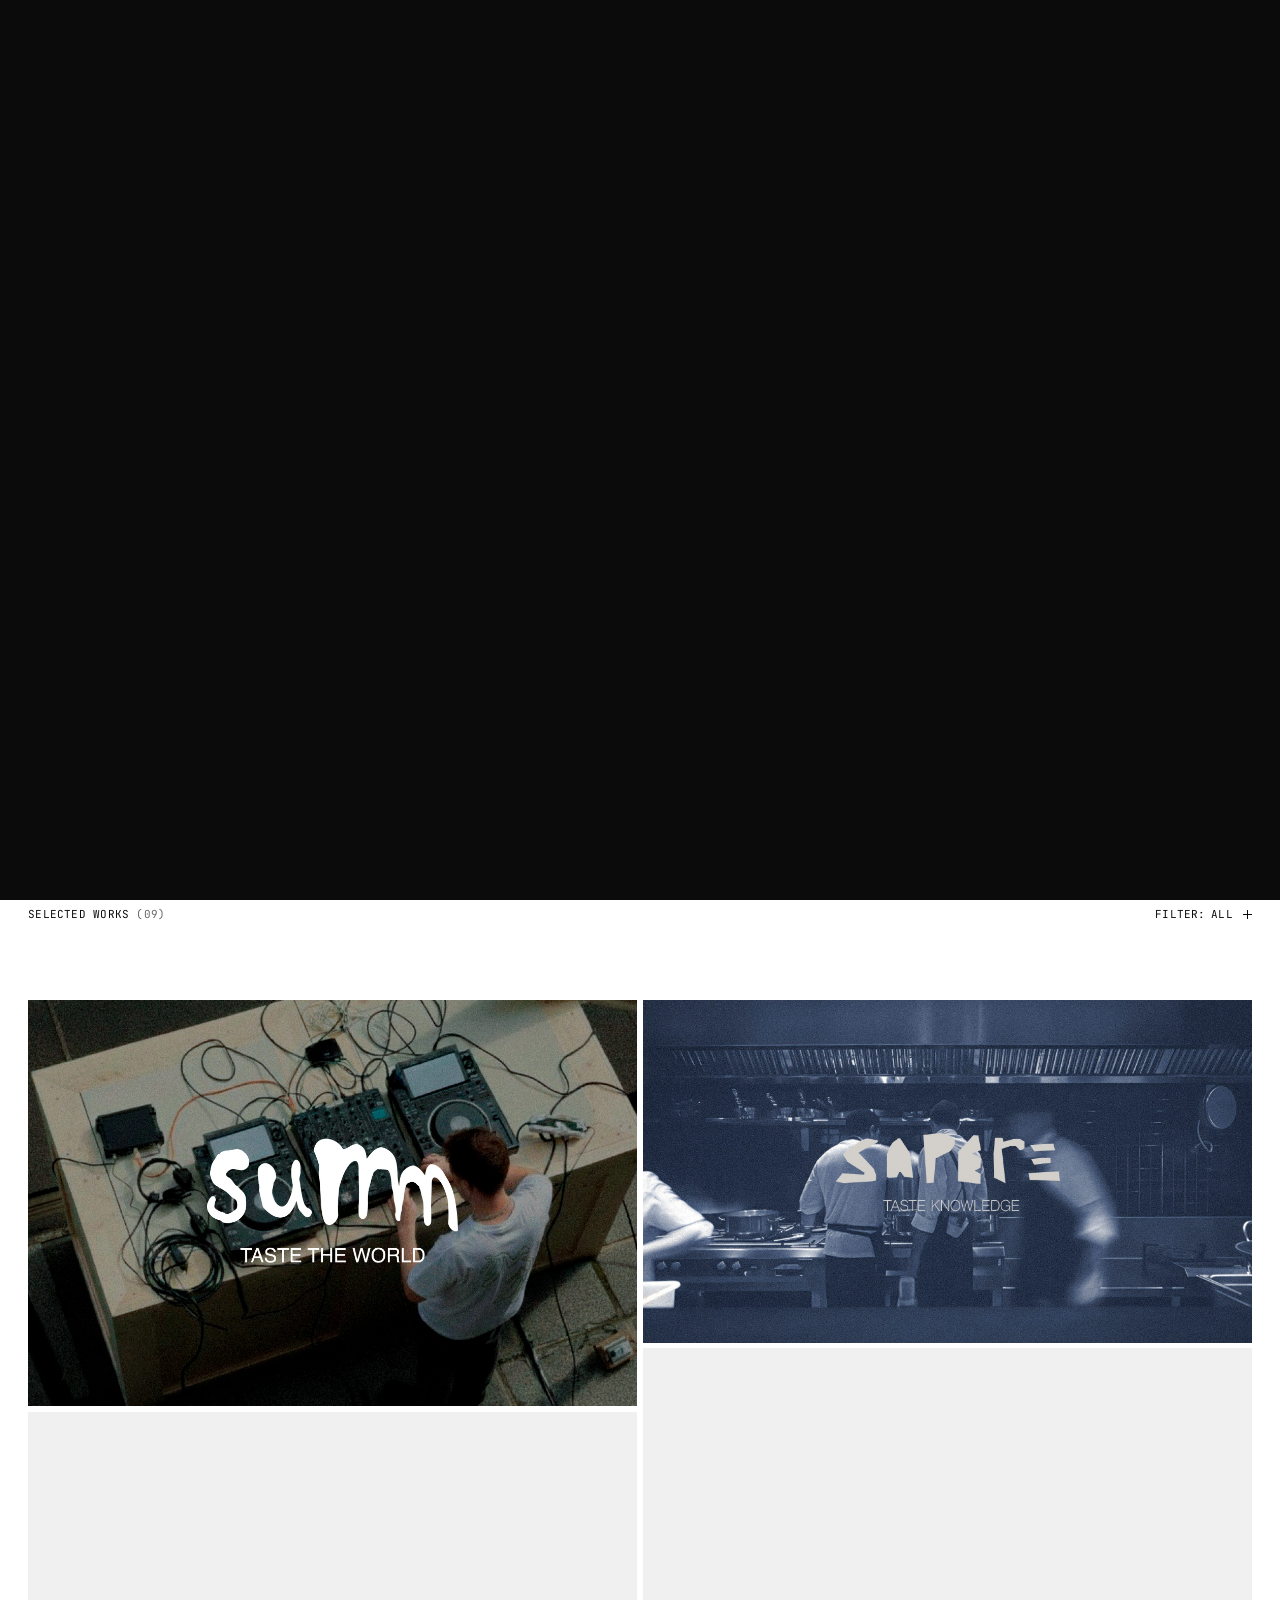
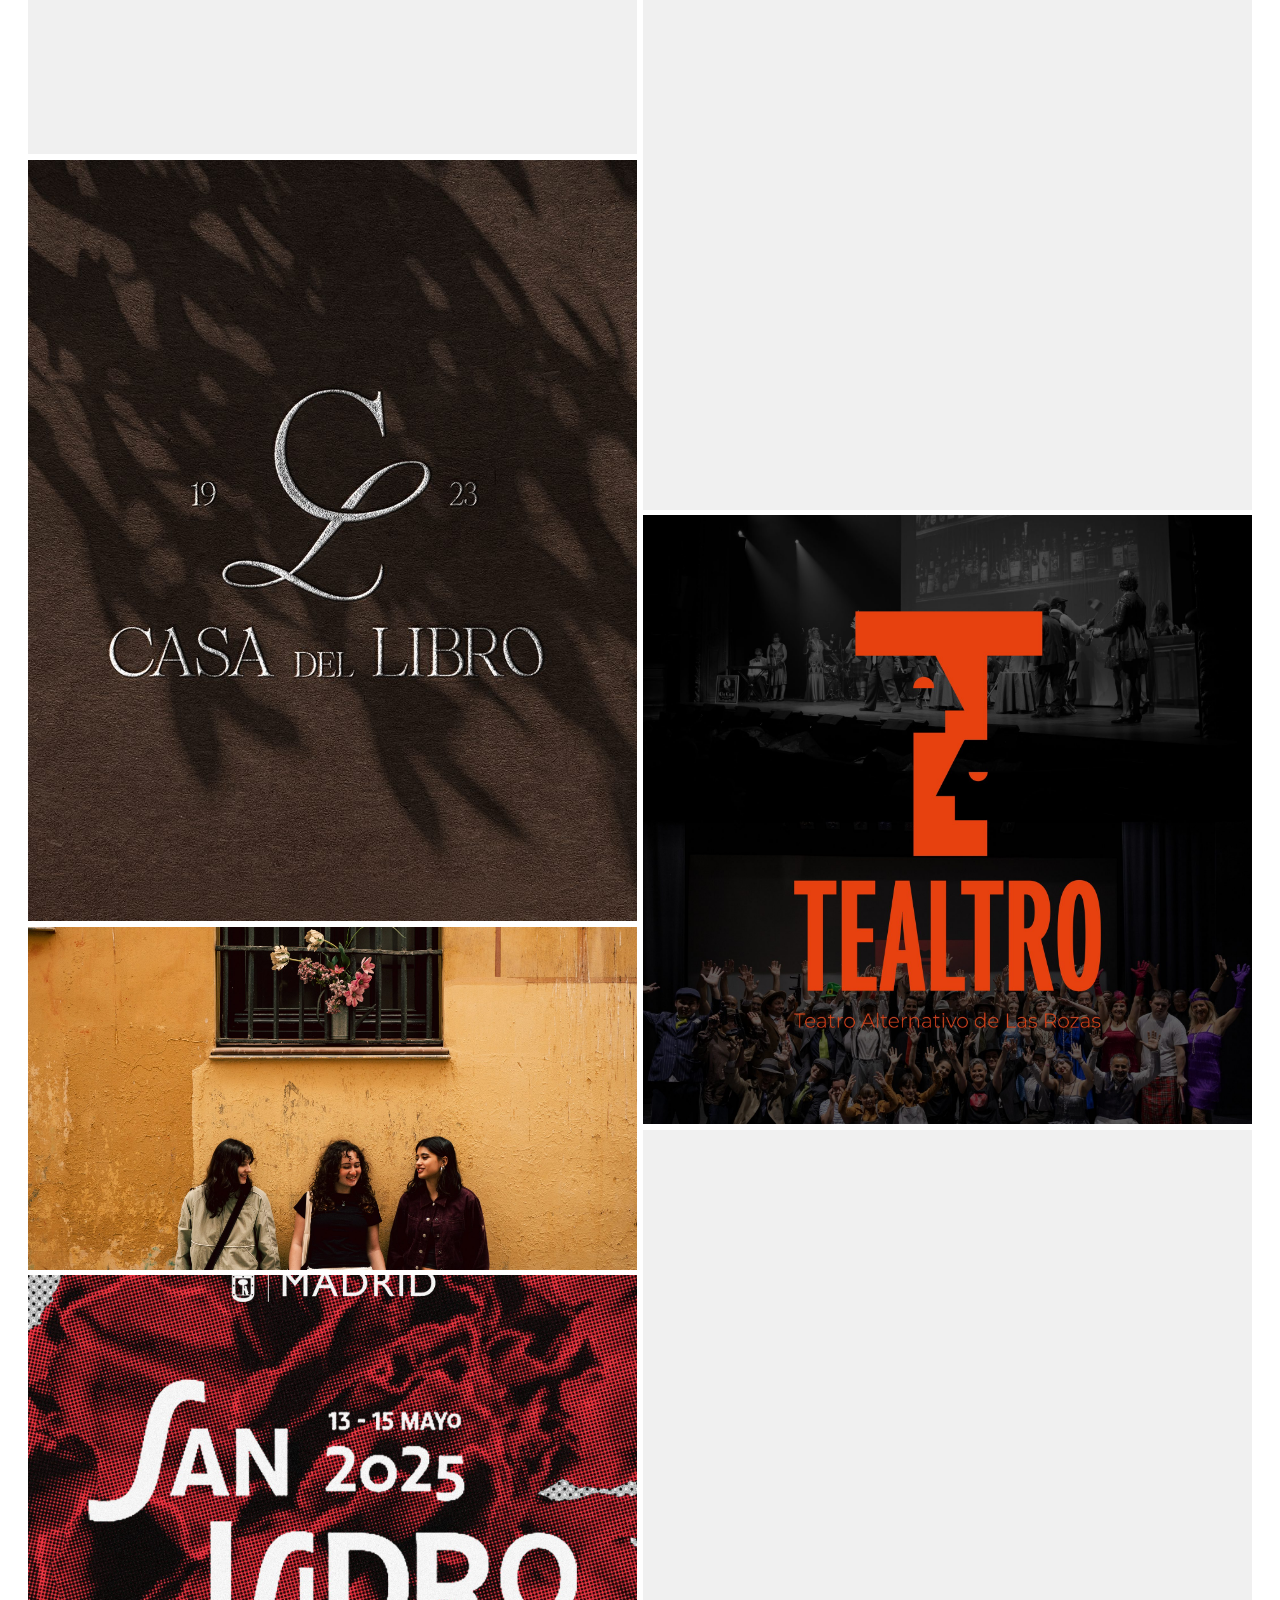
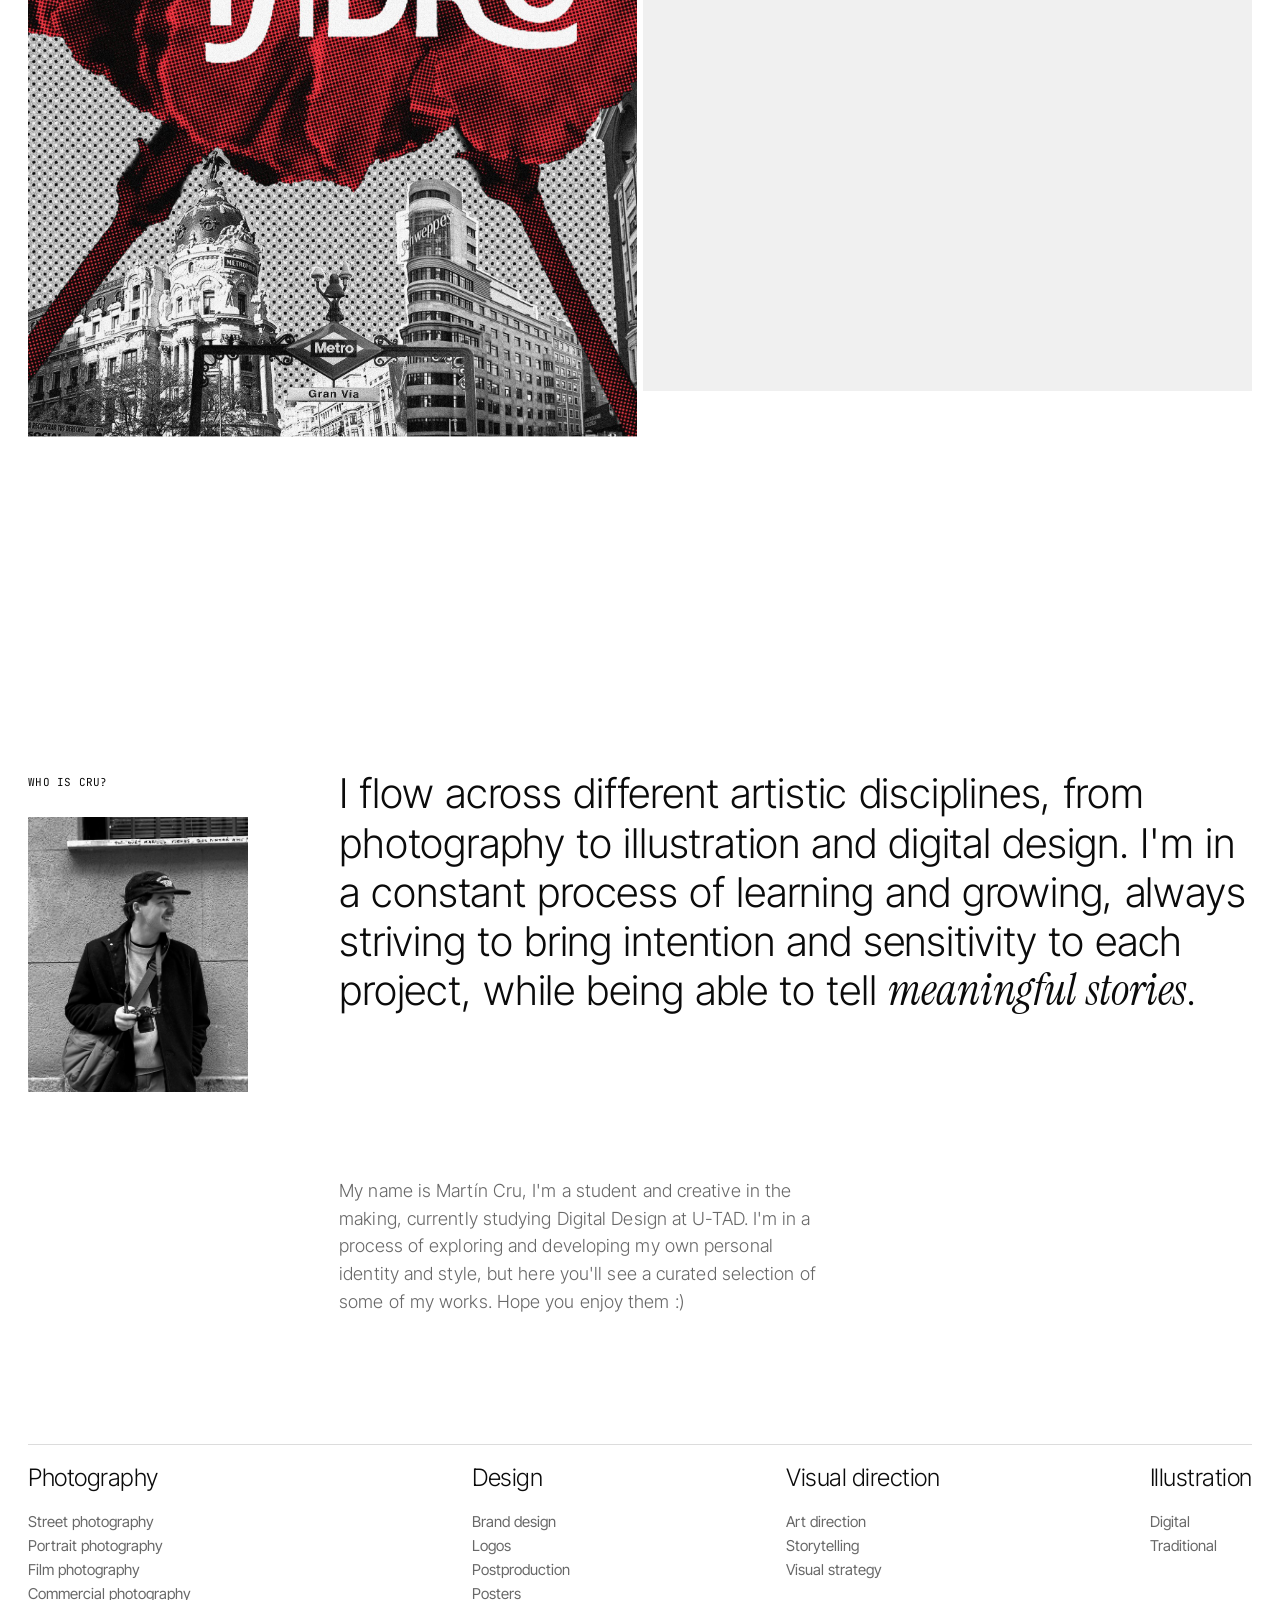
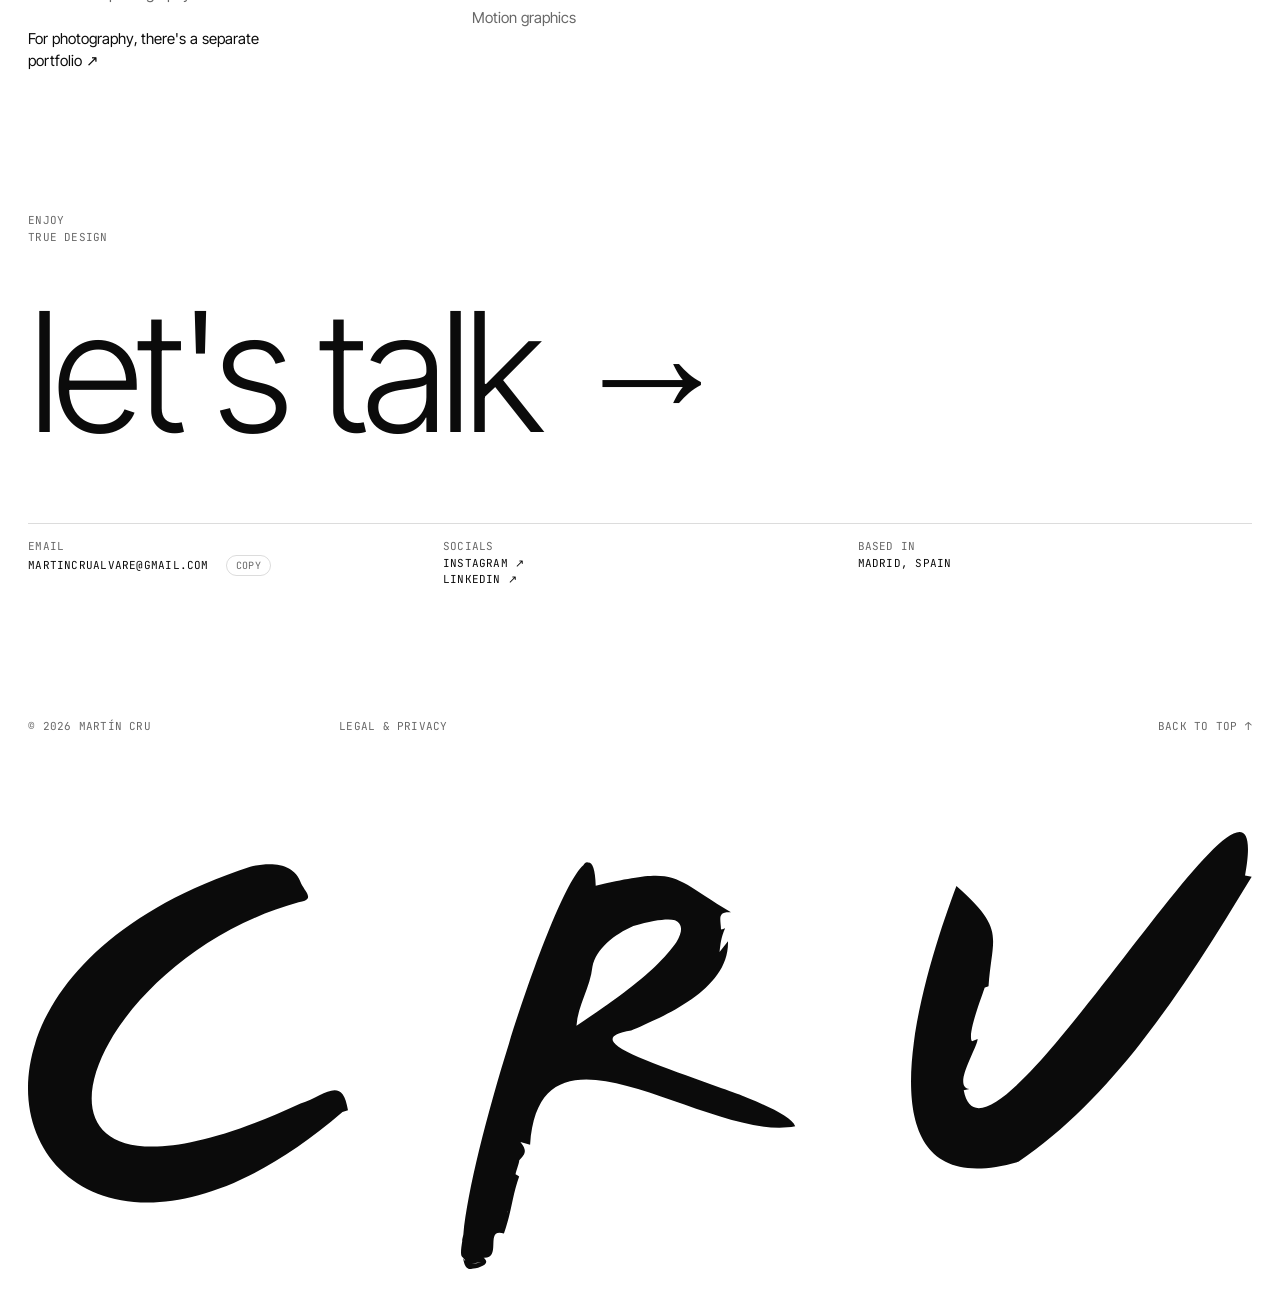
<file: index.html>
<!DOCTYPE html>
<html lang="en">
<head>
  <meta charset="utf-8">
  <meta name="viewport" content="width=device-width, initial-scale=1">
  <title>CRU — Martín Cru · Digital design, art direction & illustration</title>
  <meta name="description" content="Portfolio of Martín Cru (CRU): digital design, branding, art direction and illustration. Madrid, Spain.">
  <link rel="canonical" href="https://martincru.com/">
  <meta name="theme-color" content="#ffffff">
  <meta property="og:type" content="website">
  <meta property="og:url" content="https://martincru.com/">
  <meta property="og:title" content="CRU — Martín Cru">
  <meta property="og:description" content="Digital design, branding, art direction and illustration. Madrid, Spain.">
  <meta property="og:image" content="https://martincru.com/assets/media/summ/portada.jpg">
  <meta name="twitter:card" content="summary_large_image">
  <link rel="icon" href="assets/favicon.svg" type="image/svg+xml">

  <!-- Tipografías alojadas en la propia web (assets/fonts): sin conexiones a terceros -->
  <link rel="preload" href="assets/fonts/inter-tight-latin-300-normal.woff2" as="font" type="font/woff2" crossorigin>
  <link rel="stylesheet" href="assets/css/style.css?v=21">
</head>
<body data-page="home">
  <a class="skip mono" href="#works" data-i18n="skipWorks">Skip to works</a>

  <header class="site-header">
    <a class="logo" href="index.html" data-logo aria-label="CRU — home" data-i18n-aria="logoAria">CRU</a>
    <nav class="mono">
      <a class="link-u" href="#works" data-i18n="navWorks">Works</a>
      <a class="link-u" href="#about" data-i18n="navAbout">About</a>
      <a class="link-u" href="#contact" data-i18n="navContact">Contact</a>
      <a class="link-u ext" data-photo-link target="_blank" rel="noopener" data-i18n="navPhoto">Photography ↗</a>
    </nav>
  </header>

  <main>
    <section class="hero" data-bg="#ffffff" data-fg="#0b0b0b">
      <div class="hero-top">
        <h1 id="hero-line"></h1>
        <div class="hero-reel" id="hero-reel" aria-label="Selected works" data-i18n-aria="selectedWorks"></div>
      </div>
      <div class="hero-foot" id="hero-meta"></div>
    </section>

    <section class="works" id="works" data-bg="#ffffff" data-fg="#0b0b0b">
      <div class="works-head mono">
        <span><span data-i18n="selectedWorks">Selected works</span> <span class="muted" id="works-count"></span></span>
        <div class="filter-drop" id="filter-drop">
          <button type="button" class="filter-toggle" id="filter-toggle" aria-expanded="false" aria-controls="filters"><span class="filter-label" data-i18n="filter">Filter</span><span class="filter-current">All</span><span class="filter-icon" aria-hidden="true"></span></button>
          <div class="filters" id="filters" role="group" aria-label="Filter works" data-i18n-aria="filterWorks"></div>
        </div>
      </div>
      <div class="grid" id="works-grid"></div>
    </section>

    <section class="about" id="about" data-bg="#0b0b0b" data-fg="#ffffff">
      <div class="about-grid">
        <div class="about-label" data-reveal>
          <span class="mono" data-i18n="whoIs">Who is cru?</span>
          <figure class="about-photo" id="about-photo"></figure>
        </div>
        <p class="about-text" id="about-text" data-reveal></p>
        <p class="about-more" id="about-more" data-reveal></p>
      </div>
      <div class="skills mono" id="skills"></div>
    </section>

    <section class="contact" id="contact" data-bg="#0b0b0b" data-fg="#ffffff">
      <p class="closing mono muted" id="closing"></p>
      <a class="big-link" id="contact-link" href="#" data-cursor="write"><span data-i18n="letsTalk">let's talk&nbsp;→</span></a>
      <div class="contact-grid mono">
        <div><span class="muted" data-i18n="email">Email</span><br><a class="link-u" id="contact-email" href="#"></a> <button type="button" class="copy mono" id="copy-email" data-i18n="copy">copy</button></div>
        <div id="contact-socials"></div>
        <div><span class="muted" data-i18n="basedIn">Based in</span><br><span id="contact-loc"></span></div>
      </div>
    </section>
  </main>

  <footer class="site-footer" id="site-footer" data-bg="#0b0b0b" data-fg="#ffffff"></footer>

  <script src="assets/js/data.js?v=21"></script>
  <script src="assets/js/main.js?v=21"></script>
</body>
</html>
</file>
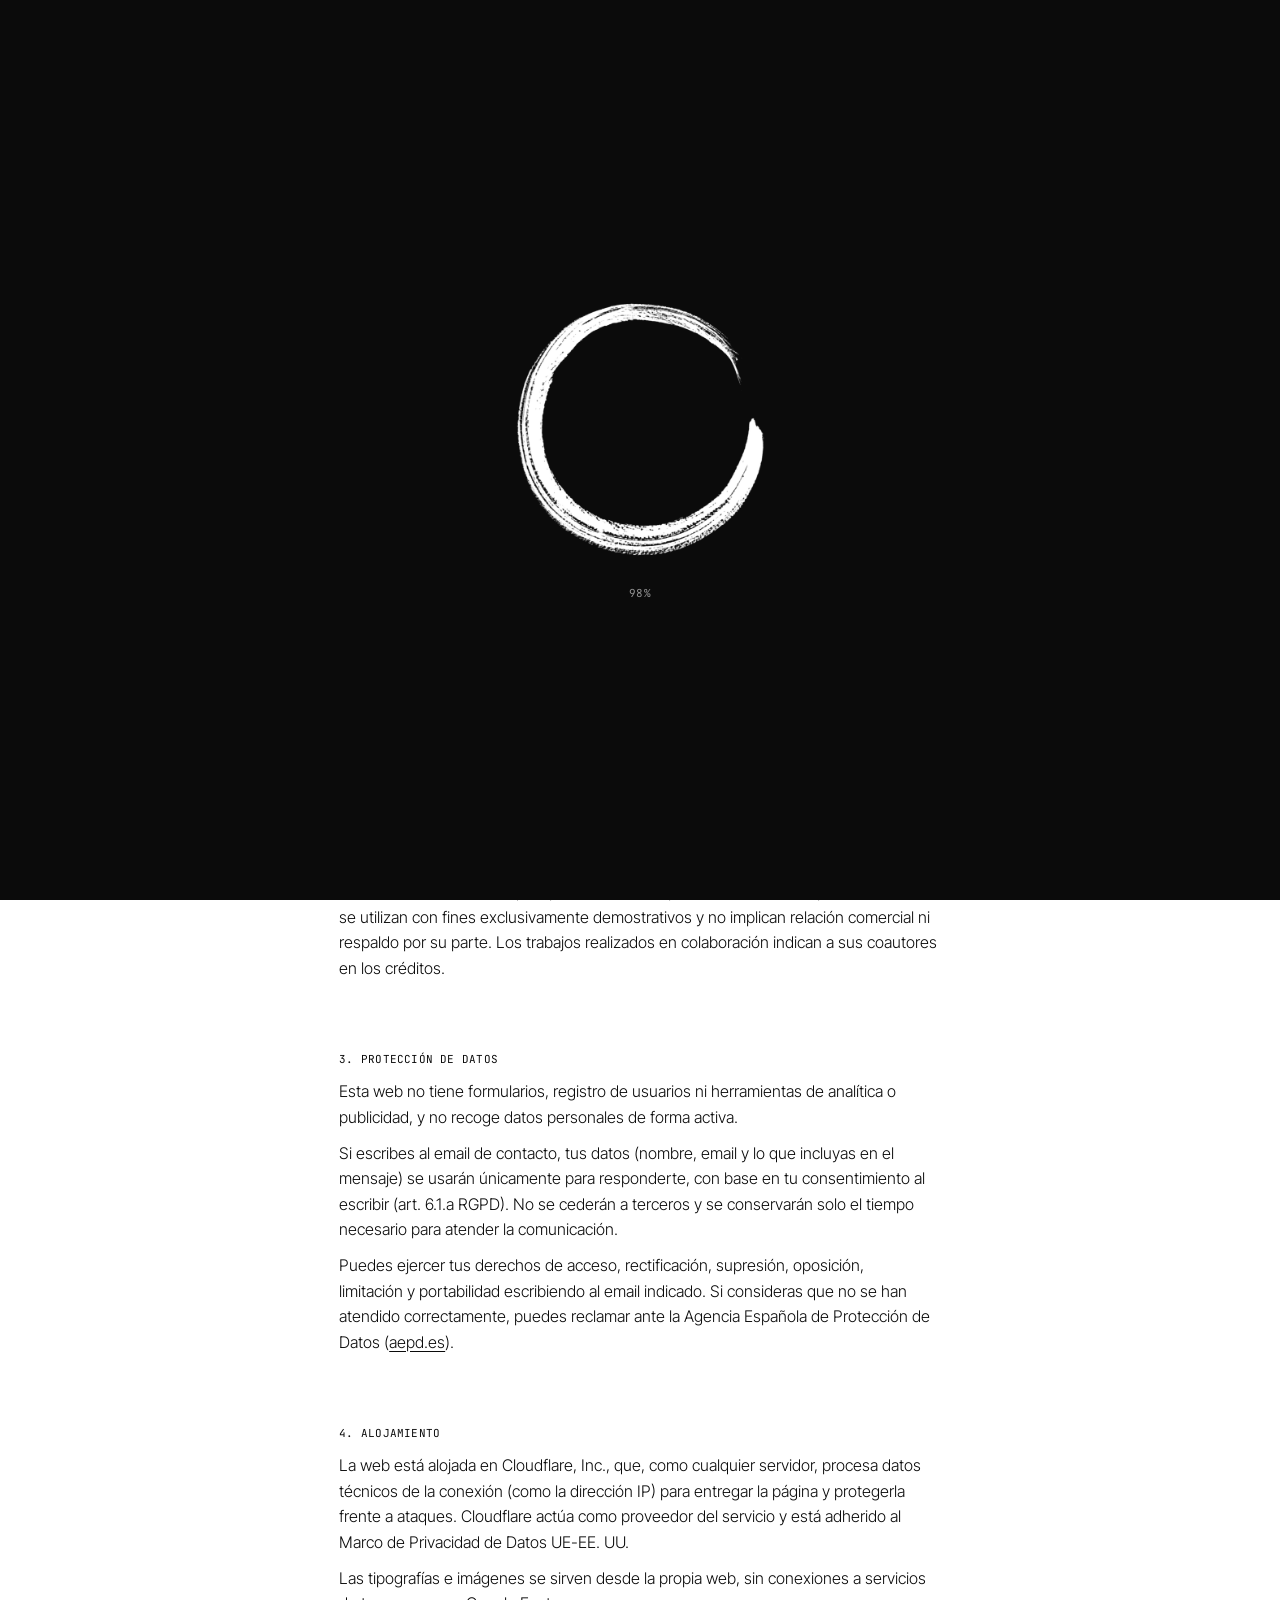
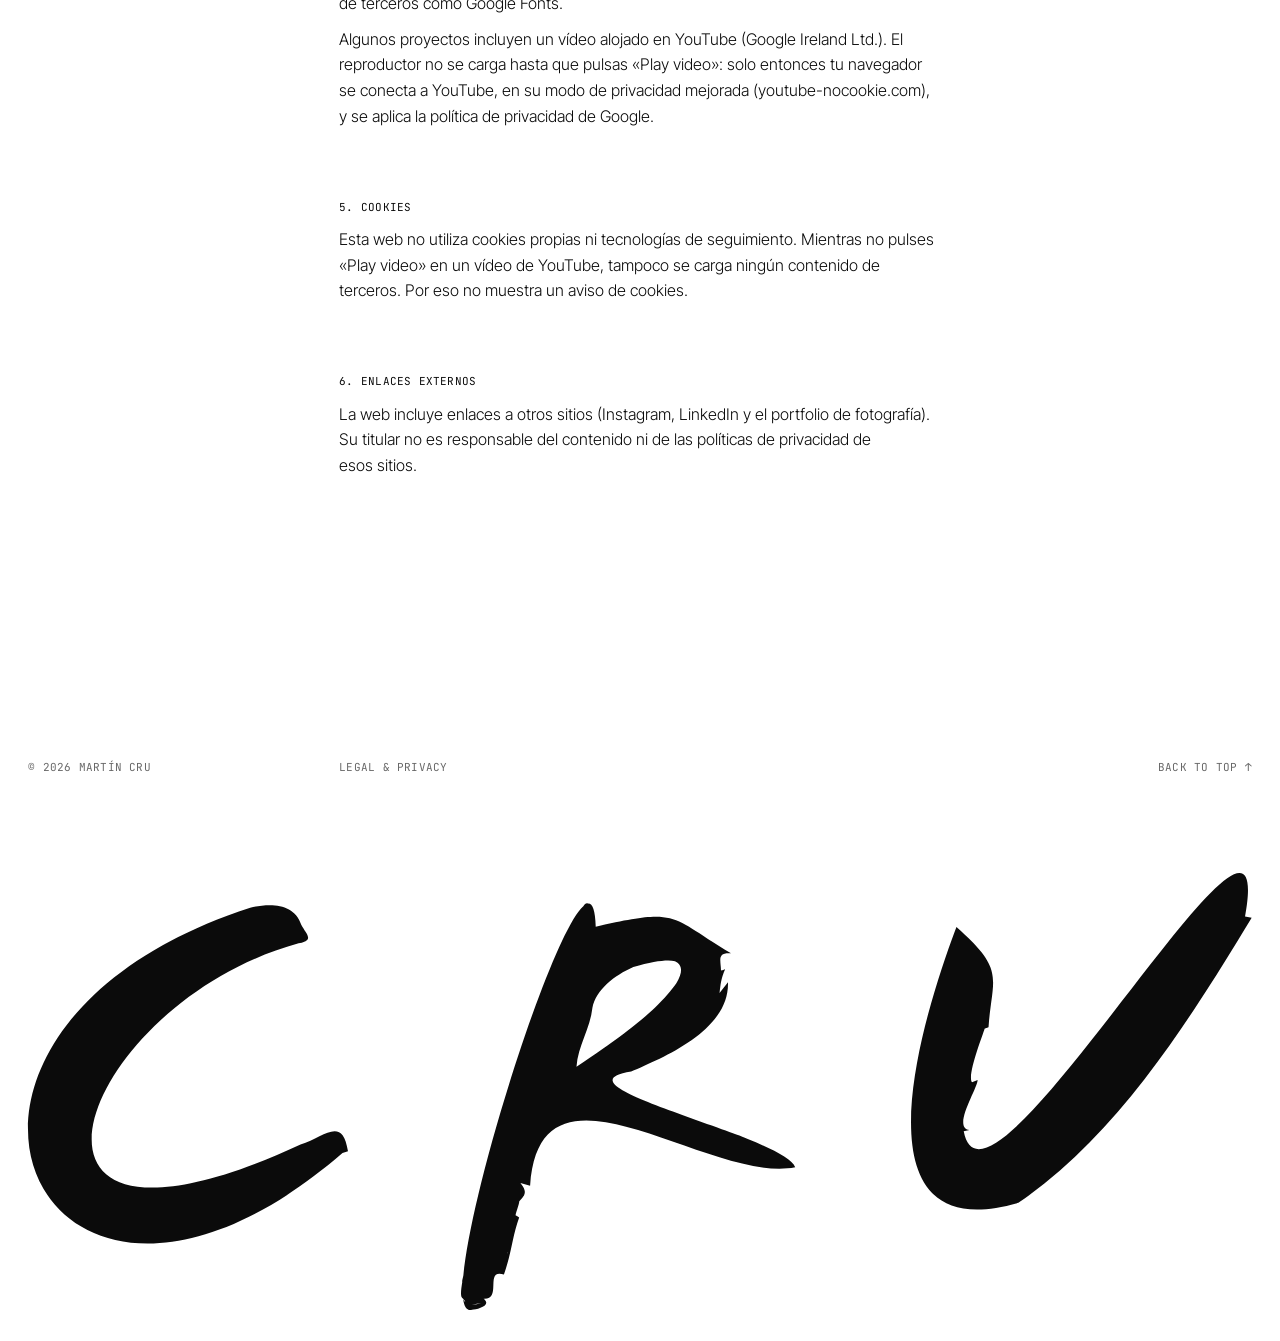
<file: legal.html>
<!DOCTYPE html>
<html lang="es">
<head>
  <meta charset="utf-8">
  <meta name="viewport" content="width=device-width, initial-scale=1">
  <title>Aviso legal y privacidad — CRU</title>
  <meta name="robots" content="noindex">
  <link rel="icon" href="assets/favicon.svg" type="image/svg+xml">
  <link rel="stylesheet" href="assets/css/style.css?v=21">
  <style>
    .legal { padding: calc(var(--pad) * 5) var(--pad) clamp(80px, 10vw, 160px); display: grid; grid-template-columns: repeat(12, 1fr); gap: var(--gap); }
    .legal h1 { grid-column: 1 / -1; margin: 0 0 clamp(32px, 5vw, 72px); font-weight: 300; font-size: clamp(40px, 6vw, 96px); letter-spacing: -.045em; line-height: .95; }
    .legal section { grid-column: 4 / span 6; margin-bottom: 40px; }
    .legal h2 { margin: 0 0 12px; font-family: var(--font-mono); font-size: 11px; font-weight: 400; text-transform: uppercase; letter-spacing: .02em; }
    .legal p, .legal li { font-size: 16px; line-height: 1.6; margin: 0 0 10px; }
    .legal ul { padding-left: 18px; margin: 0 0 10px; }
    .legal a { text-decoration: underline; text-underline-offset: 3px; }
    .legal .meta { grid-column: 1 / span 3; }
    @media (max-width: 760px) { .legal section, .legal .meta { grid-column: 1 / -1; } }
  </style>
</head>
<body>
  <header class="site-header">
    <a class="logo" href="index.html" data-logo aria-label="CRU — inicio">CRU</a>
    <nav class="mono">
      <a class="link-u" href="index.html#works" data-i18n="navWorks">Works</a>
      <a class="link-u" href="index.html#about" data-i18n="navAbout">About</a>
      <a class="link-u" href="index.html#contact" data-i18n="navContact">Contact</a>
    </nav>
  </header>

  <main class="legal" data-bg="#ffffff" data-fg="#0b0b0b">
    <h1>Aviso legal<br>y privacidad</h1>
    <p class="meta mono muted">Última actualización:<br>16 de noviembre de 2026</p>

    <section>
      <h2>1. Titular de la web</h2>
      <p>En cumplimiento del artículo 10 de la Ley 34/2002, de Servicios de la Sociedad de la Información y de Comercio Electrónico (LSSI-CE), se informa de que el titular de martincru.com es:</p>
      <ul>
        <li>Titular: <span data-legal-name>Martín Cru</span></li>
        <li>Domicilio: Madrid, España</li>
        <li>Email: <a data-legal-email href="mailto:martincrualvare@gmail.com">martincrualvare@gmail.com</a></li>
      </ul>
      <p>Esta web es un portfolio personal cuyo objeto es mostrar trabajos de diseño, dirección de arte, fotografía e ilustración.</p>
    </section>

    <section>
      <h2>2. Propiedad intelectual e industrial</h2>
      <p>Salvo que se indique lo contrario, los textos, imágenes, diseños y vídeos de esta web son obra de su titular y están protegidos por la normativa de propiedad intelectual. No se permite su reproducción, distribución o transformación sin autorización expresa.</p>
      <p>Algunos proyectos son ejercicios académicos o propuestas no encargadas (indicado en cada proyecto como «Fictional» o «University»). Las marcas, logotipos y nombres comerciales de terceros que aparecen en ellos pertenecen a sus respectivos titulares, se utilizan con fines exclusivamente demostrativos y no implican relación comercial ni respaldo por su parte. Los trabajos realizados en colaboración indican a sus coautores en los créditos.</p>
    </section>

    <section>
      <h2>3. Protección de datos</h2>
      <p>Esta web no tiene formularios, registro de usuarios ni herramientas de analítica o publicidad, y no recoge datos personales de forma activa.</p>
      <p>Si escribes al email de contacto, tus datos (nombre, email y lo que incluyas en el mensaje) se usarán únicamente para responderte, con base en tu consentimiento al escribir (art. 6.1.a RGPD). No se cederán a terceros y se conservarán solo el tiempo necesario para atender la comunicación.</p>
      <p>Puedes ejercer tus derechos de acceso, rectificación, supresión, oposición, limitación y portabilidad escribiendo al email indicado. Si consideras que no se han atendido correctamente, puedes reclamar ante la Agencia Española de Protección de Datos (<a href="https://www.aepd.es" target="_blank" rel="noopener">aepd.es</a>).</p>
    </section>

    <section>
      <h2>4. Alojamiento</h2>
      <p>La web está alojada en Cloudflare, Inc., que, como cualquier servidor, procesa datos técnicos de la conexión (como la dirección IP) para entregar la página y protegerla frente a ataques. Cloudflare actúa como proveedor del servicio y está adherido al Marco de Privacidad de Datos UE-EE. UU.</p>
      <p>Las tipografías e imágenes se sirven desde la propia web, sin conexiones a servicios de terceros como Google Fonts.</p>
      <p>Algunos proyectos incluyen un vídeo alojado en YouTube (Google Ireland Ltd.). El reproductor no se carga hasta que pulsas «Play video»: solo entonces tu navegador se conecta a YouTube, en su modo de privacidad mejorada (youtube-nocookie.com), y se aplica la política de privacidad de Google.</p>
    </section>

    <section>
      <h2>5. Cookies</h2>
      <p>Esta web no utiliza cookies propias ni tecnologías de seguimiento. Mientras no pulses «Play video» en un vídeo de YouTube, tampoco se carga ningún contenido de terceros. Por eso no muestra un aviso de cookies.</p>
    </section>

    <section>
      <h2>6. Enlaces externos</h2>
      <p>La web incluye enlaces a otros sitios (Instagram, LinkedIn y el portfolio de fotografía). Su titular no es responsable del contenido ni de las políticas de privacidad de esos sitios.</p>
    </section>
  </main>

  <footer class="site-footer" id="site-footer" data-bg="#0b0b0b" data-fg="#ffffff"></footer>

  <script src="assets/js/data.js?v=21"></script>
  <script src="assets/js/main.js?v=21"></script>
</body>
</html>
</file>
<file: assets/css/style.css>
/* ==========================================================================
   CRU — estilos
   Tipografía display: Neue Haas Grotesk Display Pro Light si tienes licencia
   web (Adobe Fonts / Monotype). Mientras, Inter Tight 300 como sustituta.
   Para cambiarla basta con editar --font-display.
   Accesibilidad: foco visible con teclado y contraste AA en textos secundarios.
   ========================================================================== */

/* Tipografías alojadas localmente (sin Google Fonts → sin enviar la IP del visitante a terceros) */
@font-face { font-family: "Inter Tight"; src: url("../fonts/inter-tight-latin-300-normal.woff2") format("woff2"); font-weight: 300; font-style: normal; font-display: swap; }
@font-face { font-family: "Inter Tight"; src: url("../fonts/inter-tight-latin-400-normal.woff2") format("woff2"); font-weight: 400; font-style: normal; font-display: swap; }
@font-face { font-family: "Inter Tight"; src: url("../fonts/inter-tight-latin-500-normal.woff2") format("woff2"); font-weight: 500; font-style: normal; font-display: swap; }
@font-face { font-family: "Instrument Serif"; src: url("../fonts/instrument-serif-latin-400-italic.woff2") format("woff2"); font-weight: 400; font-style: italic; font-display: swap; }
@font-face { font-family: "JetBrains Mono"; src: url("../fonts/jetbrains-mono-latin-400-normal.woff2") format("woff2"); font-weight: 400; font-style: normal; font-display: swap; }

:root {
  --bg: #ffffff;
  --fg: #0b0b0b;
  --muted: color-mix(in srgb, var(--fg) 62%, transparent);  /* contraste AA */
  --line: color-mix(in srgb, var(--fg) 14%, transparent);

  --font-display: "neue-haas-grotesk-display", "Neue Haas Grotesk Display Pro", "Inter Tight", "Helvetica Neue", Arial, sans-serif;
  --font-mono: "JetBrains Mono", ui-monospace, Menlo, monospace;
  --font-serif: "Instrument Serif", "Times New Roman", serif;
  --accent: #5F6840;   /* verde oliva de SUMM: color de acento de la marca */

  --pad: clamp(16px, 2.2vw, 32px);
  --gap: clamp(12px, 1.6vw, 24px);
  --ease: cubic-bezier(.2, .7, .1, 1);
  --ease-out: cubic-bezier(.23, 1, .32, 1);       /* respuesta inmediata: hover, pulsar, menús */
  --press: .97;                                    /* escala al pulsar botones */
  --theme-speed: .9s;
}

*, *::before, *::after { box-sizing: border-box; }
html { -webkit-text-size-adjust: 100%; }
@media (prefers-reduced-motion: no-preference) { html { scroll-behavior: smooth; } }
section[id] { scroll-margin-top: 54px; }
body {
  margin: 0;
  background: transparent;
  color: var(--fg);
  font-family: var(--font-display);
  font-weight: 300;
  font-size: 17px;
  line-height: 1.4;
  -webkit-font-smoothing: antialiased;
  transition: background-color var(--theme-speed) var(--ease), color var(--theme-speed) var(--ease);
}
img, video { display: block; width: 100%; height: 100%; object-fit: cover; }
a { color: inherit; text-decoration: none; }
/* Palabras clave: cursiva serif (marcadas con *asteriscos* en data.js) */
strong { font-weight: 400; }
em { font-family: var(--font-serif); font-style: italic; font-weight: 400; letter-spacing: 0; font-size: 1.08em; line-height: 0; }
::selection { background: var(--fg); color: var(--bg); }

.mono {
  font-family: var(--font-mono);
  font-size: 11px;
  font-weight: 400;
  letter-spacing: .02em;
  text-transform: uppercase;
  line-height: 1.5;
}
.muted { color: var(--muted); }

/* ------------------------------------------------------------------ header */
.site-header {
  position: fixed; inset: 0 0 auto 0; z-index: 50;
  display: flex; justify-content: space-between; align-items: center;
  padding: 14px var(--pad);
  color: var(--fg);
  /* Cabecera fija con cristal semitransparente que toma el color del fondo */
  background: color-mix(in srgb, var(--bg) 78%, transparent);
  -webkit-backdrop-filter: blur(18px) saturate(1.1); backdrop-filter: blur(18px) saturate(1.1);
  border-bottom: 1px solid var(--line);
  transition: color var(--theme-speed) var(--ease), background-color var(--theme-speed) var(--ease), border-color var(--theme-speed) var(--ease);
  pointer-events: none;
}
.site-header > * { pointer-events: auto; }
.logo { font-family: var(--font-display); font-weight: 500; font-size: 22px; letter-spacing: -.02em; line-height: 1; }
.logo svg { height: 26px; width: auto; fill: currentColor; display: block; }
.site-header nav { display: flex; gap: 22px; }
.site-header nav .ext { color: var(--muted); }
.site-header nav .ext:hover { color: var(--fg); }
.link-u { position: relative; }
.link-u::after {
  content: ""; position: absolute; left: 0; right: 0; bottom: -1px; height: 1px;
  background: currentColor; transform: scaleX(0); transform-origin: right;
  transition: transform .45s var(--ease);
}
.link-u:focus-visible::after { transform: scaleX(1); transform-origin: left; }
@media (hover: hover) and (pointer: fine) { .link-u:hover::after { transform: scaleX(1); transform-origin: left; } }

/* -------------------------------------------------------------------- hero */
.hero {
  min-height: 100vh; min-height: 100svh;
  display: flex; flex-direction: column; justify-content: flex-end;
  padding: calc(var(--pad) * 5) var(--pad) var(--pad);
}
.hero h1 {
  margin: 0; max-width: 15ch;
  font-weight: 300; font-size: clamp(44px, 8.4vw, 150px);
  line-height: .95; letter-spacing: -.045em;
}
.hero-foot {
  font-family: var(--font-display); font-size: 16px; font-weight: 400; letter-spacing: -.005em; line-height: 1.35;   /* v16: sans serif (antes mono) */
  margin-top: clamp(32px, 6vw, 80px);
  display: flex; justify-content: space-between; gap: var(--gap); flex-wrap: wrap;
  border-top: 1px solid var(--line); padding-top: 12px;
}

/* ------------------------------------------------------------------- works */
.works { padding: 0 var(--pad) clamp(80px, 12vw, 180px); }
.works-intro { margin: 0; max-width: 46ch; text-transform: none; font-family: var(--font-display); font-size: 17px; letter-spacing: 0; line-height: 1.45; color: var(--muted); }
.works-head {
  display: flex; justify-content: space-between; gap: var(--gap); align-items: baseline;
  padding: 0 0 var(--gap); margin-bottom: clamp(24px, 4vw, 56px);
}
/* Filtros en desplegable (v16): botón «Filter: All +» y lista que se abre al pulsar,
   con el mismo cristal que el desplegable de «Works» de la cabecera */
.works-head { position: relative; z-index: 10; }   /* el desplegable de filtros queda por encima de las portadas */
.filter-drop { position: relative; }
.filter-toggle {
  all: unset; cursor: pointer; display: inline-flex; align-items: center; padding: 6px 0;
  transition: transform .16s var(--ease-out);
}
.filter-toggle:active { transform: scale(var(--press)); }
.filter-toggle:focus-visible { outline: 1px solid var(--fg); outline-offset: 3px; }
.filter-label::after { content: ":"; }
.filter-current { margin-left: .5em; }
.filter-icon { position: relative; width: 9px; height: 9px; margin-left: 10px; }
.filter-icon::before, .filter-icon::after { content: ""; position: absolute; left: 0; right: 0; top: 4px; height: 1px; background: currentColor; transition: transform .25s var(--ease-out); }
.filter-icon::after { transform: rotate(90deg); }
.filter-drop.is-open .filter-icon::after { transform: rotate(0deg); }
.filters {
  position: absolute; top: 100%; right: -16px; z-index: 20; margin-top: 8px;
  min-width: 260px; padding: 10px 0; display: flex; flex-direction: column;
  background: var(--bg);
  -webkit-backdrop-filter: blur(18px); backdrop-filter: blur(18px);
  border: 1px solid var(--line);
  opacity: 0; visibility: hidden; transform: translateY(-6px);
  transition: opacity .2s var(--ease-out), transform .2s var(--ease-out), visibility .2s;
}
.filter-drop.is-open .filters { opacity: 1; visibility: visible; transform: none; }
.filters button {
  all: unset; cursor: pointer; display: flex; justify-content: space-between; gap: 24px;
  padding: 7px 16px; color: var(--muted); transition: color .15s ease, background-color .15s ease;
}
.filters button > .muted { font-size: 10px; }
.filters button:focus-visible { outline: 1px solid var(--fg); outline-offset: -3px; }
.filters button[aria-pressed="true"] { color: var(--fg); }
@media (hover: hover) and (pointer: fine) {
  .filters button:hover { color: var(--fg); background: color-mix(in srgb, var(--fg) 7%, transparent); }
}

/* Rejilla tipo mosaico (v10): columnas que se rellenan por la más corta (main.js → layoutGrid),
   alturas escalonadas según la proporción de cada portada y el MISMO espaciado fino entre todas.
   Ajuste: --tile-gap (espaciado). Escritorio: 2 columnas; móvil (≤ 760 px): 1. */
.grid { --tile-gap: clamp(4px, .45vw, 8px); display: flex; gap: var(--tile-gap); align-items: flex-start; }
.grid-col { flex: 1 1 0; min-width: 0; display: flex; flex-direction: column; gap: var(--tile-gap); }
.tile { position: relative; display: block; transition: opacity .5s var(--ease); }
.tile.is-hidden { display: none; }

.tile-media {
  position: relative; overflow: hidden;
  background: color-mix(in srgb, var(--fg) 6%, var(--bg));
}
.tile-media img, .tile-media video {
  position: absolute; inset: 0;
  transform: scale(1.001); transition: transform 1.1s var(--ease), opacity .6s;
}
@media (hover: hover) and (pointer: fine) {
  .tile:hover .tile-media img, .tile:hover .tile-media video { transform: scale(1.025); }
}
.tile:focus-visible { outline: none; }
.tile:focus-visible .tile-media { outline: 1px solid var(--fg); outline-offset: 4px; }
/* Datos del trabajo superpuestos sobre la portada (no abren hueco entre portadas):
   con ratón aparecen al pasar por encima; en táctil se ven siempre. */
.tile-meta {
  position: absolute; left: 0; right: 0; bottom: 0; z-index: 1; pointer-events: none;
  display: grid; grid-template-columns: 1fr auto; gap: 2px 16px; align-items: end;
  padding: clamp(28px, 4vw, 56px) clamp(12px, 1.2vw, 18px) clamp(10px, 1vw, 16px);
  color: #fff; background: linear-gradient(to top, rgba(0,0,0,.55), rgba(0,0,0,0));
}
.tile-meta .muted { color: rgba(255,255,255,.78); }
.tile-title { font-size: clamp(18px, 1.5vw, 24px); letter-spacing: -.02em; line-height: 1.05; }
.tile-meta .mono { align-self: end; }
/* Portadas verticales: datos arriba, con el degradado desde arriba (v15) */
.tile.is-tall .tile-meta {
  top: 0; bottom: auto; align-items: start;
  padding: clamp(10px, 1vw, 16px) clamp(12px, 1.2vw, 18px) clamp(28px, 4vw, 56px);
  background: linear-gradient(to bottom, rgba(0,0,0,.55), rgba(0,0,0,0));
}
.tile.is-tall .tile-meta .mono { align-self: start; }
@media (hover: hover) and (pointer: fine) {
  .tile-meta { opacity: 0; transform: translateY(6px); transition: opacity .3s var(--ease-out), transform .3s var(--ease-out); }
  .tile.is-tall .tile-meta { transform: translateY(-6px); }
  .tile:hover .tile-meta, .tile:focus-visible .tile-meta { opacity: 1; transform: none; }
  /* Hover tipo «ticket» (v17, referencia de Martín): la portada se cubre con el color del trabajo
     (--tc, el `color` de data.js) y nombre, número, disciplina y año van en un tono del mismo color
     (--ti: más claro si el fondo es oscuro, más oscuro si es claro). Nombre grande arriba, datos abajo. */
  .tile-media::after { content: ""; position: absolute; inset: 0; background: var(--tc, #0b0b0b); opacity: 0; pointer-events: none; transition: opacity .45s var(--ease-out); }
  .tile:hover .tile-media::after, .tile:focus-visible .tile-media::after { opacity: 1; }
  .tile .tile-meta, .tile.is-tall .tile-meta {
    top: 0; bottom: 0; align-items: start; background: none; color: var(--ti, #fff);
    grid-template-rows: auto 1fr auto; padding: clamp(14px, 1.6vw, 26px);
    transform: translateY(10px); transition: opacity .35s var(--ease-out), transform .55s var(--ease-out);
  }
  .tile-meta .muted { color: var(--ti, #fff); opacity: .8; }
  .tile-meta .tile-title { font-size: clamp(28px, 3.2vw, 56px); line-height: .95; letter-spacing: -.035em; }
  .tile-meta > :nth-child(3), .tile-meta > :nth-child(4) { grid-row: 3; align-self: end; }
  .tile:hover .tile-meta, .tile:focus-visible .tile-meta { transition-delay: .06s; }
}

/* Fallback si una imagen no carga: bloque tintado con el color del proyecto */
.media-fallback { position: absolute; inset: 0; display: grid; place-items: center; color: rgba(255,255,255,.7); }

/* Etiqueta "view" que sigue al cursor */
.cursor {
  position: fixed; left: 0; top: 0; z-index: 60; pointer-events: none;
  padding: 7px 11px; border-radius: 999px;
  background: var(--fg); color: var(--bg);
  opacity: 0; transform: translate(-50%, -50%) scale(.6);
  transition: transform .22s var(--ease-out), opacity .18s ease;
}
.cursor.on { opacity: 1; transform: translate(-50%, -50%) scale(1); }
@media (hover: none) { .cursor { display: none; } }

/* ------------------------------------------------------------------- about */
.about { padding: clamp(100px, 14vw, 220px) var(--pad) clamp(40px, 5vw, 80px); }
.about-grid { display: grid; grid-template-columns: repeat(12, 1fr); gap: var(--gap); }
.about-label { grid-column: 1 / span 3; }
.about-text {
  grid-column: 4 / span 9; margin: 0;
  font-size: clamp(26px, 3.2vw, 52px); line-height: 1.2; letter-spacing: -.005em; word-spacing: .04em;
}
.about-more {
  grid-column: 4 / span 5; margin: clamp(40px, 5vw, 72px) 0 0;
  font-size: 18px; line-height: 1.55; letter-spacing: .005em; color: var(--muted);
}
.skills {
  margin-top: clamp(80px, 10vw, 160px);
  display: flex; justify-content: space-between; gap: var(--gap);
  border-top: 1px solid var(--line); padding-top: 16px;
}
.skill { flex: 0 1 auto; }
.skill h3 { margin: 0 0 14px; font-family: var(--font-display); text-transform: none; font-weight: 300; font-size: 24px; letter-spacing: -.02em; }
.skill ul { list-style: none; margin: 0; padding: 0; font-family: var(--font-display); font-size: 15px; text-transform: none; letter-spacing: 0; line-height: 1.6; }
.skill li { color: var(--muted); }
/* Skills (v17): al llegar a la sección, cada columna dibuja su línea y sus skills aparecen
   una a una, despacio (columna tras columna) */
.skills { position: relative; border-top: 0; }
.skills::before { content: ""; position: absolute; left: 0; right: 0; top: 0; height: 1px; background: var(--line); transform: scaleX(0); transform-origin: left; transition: transform 1.6s var(--ease-out); }
.skills:has(.skill.is-in)::before { transform: none; }
.skill li, .skill .skill-note { opacity: 0; transform: translateY(10px); transition: opacity .9s var(--ease-out), transform .9s var(--ease-out); transition-delay: calc(var(--c, 0) * 180ms + 350ms + var(--k, 0) * 110ms); }
.skill .skill-note { --k: 6; }
.skill.is-in li, .skill.is-in .skill-note { opacity: 1; transform: none; }

/* ----------------------------------------------------------------- contact */
.contact { padding: clamp(48px, 6vw, 100px) var(--pad) var(--pad); }
.contact .closing { margin: 0 0 clamp(30px, 4vw, 60px); }
.big-link {
  display: inline-block;
  font-size: clamp(56px, 13vw, 240px); line-height: .9; letter-spacing: -.055em;
}
.big-link span { display: inline-block; transition: transform .6s var(--ease); }
@media (hover: hover) and (pointer: fine) { .big-link:hover span { transform: translateX(.08em); } }
.contact-grid { margin-top: clamp(40px, 6vw, 90px); display: grid; grid-template-columns: repeat(3, 1fr); gap: var(--gap); border-top: 1px solid var(--line); padding-top: 14px; }
.copy { all: unset; cursor: pointer; margin-left: 10px; color: var(--muted); border: 1px solid var(--line); border-radius: 999px; padding: 2px 9px; font-size: 10px; transition: color .2s ease, border-color .2s ease, transform .16s var(--ease-out); }
.copy:hover { color: var(--fg); border-color: currentColor; }
.copy:active { transform: scale(var(--press)); }
.copy:focus-visible { outline: 1px solid var(--fg); outline-offset: 3px; }
.photo-cta { padding: 0 var(--pad) clamp(80px, 10vw, 160px); }
.photo-cta-link { display: grid; gap: 14px; padding-top: 16px; border-top: 1px solid var(--line); }
.photo-cta-title { font-size: clamp(36px, 6vw, 104px); line-height: .98; letter-spacing: -.045em; max-width: 16ch; transition: transform .8s var(--ease); }
@media (hover: hover) and (pointer: fine) { .photo-cta-link:hover .photo-cta-title { transform: translateX(1.2vw); } }

.site-footer {
  display: grid; grid-template-columns: repeat(12, 1fr); gap: var(--gap);
  padding: clamp(60px, 8vw, 120px) var(--pad) var(--pad);
}
.site-footer > :nth-child(1) { grid-column: 1 / span 3; }
.site-footer > :nth-child(2) { grid-column: 4 / span 3; }
.site-footer > :nth-child(3) { grid-column: 7 / span 3; display: flex; flex-direction: column; }
.site-footer > :nth-child(4) { grid-column: 10 / span 3; justify-self: end; text-align: right; }
.footer-logo {
  grid-column: 1 / -1 !important; margin-top: clamp(40px, 6vw, 90px);
  font-weight: 500; font-size: 30vw; line-height: .74; letter-spacing: -.06em;
}
.footer-logo svg { width: 100%; height: auto; fill: currentColor; }

/* ============================================================ PROJECT PAGE */
.p-head { padding: calc(var(--pad) * 5) var(--pad) clamp(28px, 4vw, 56px); }
.p-head .back { display: inline-block; margin-bottom: clamp(40px, 8vw, 120px); }
.p-title {
  margin: 0; font-weight: 300;
  font-size: clamp(52px, 11vw, 200px); line-height: .9; letter-spacing: -.055em;
}
.p-meta {
  margin-top: clamp(32px, 5vw, 72px);
  display: grid; grid-template-columns: repeat(12, 1fr); gap: var(--gap);
  border-top: 1px solid var(--line); padding-top: 12px;
}
.p-meta > div { grid-column: span 3; }
.p-meta dt { color: var(--muted); }
.p-meta dd { margin: 0; }

.p-hero { position: relative; width: 100%; height: 100vh; height: 100svh; overflow: hidden; background: color-mix(in srgb, var(--fg) 6%, var(--bg)); }

.p-intro {
  display: grid; grid-template-columns: repeat(12, 1fr); gap: var(--gap);
  padding: clamp(80px, 11vw, 180px) var(--pad);
}
.p-intro .mono { grid-column: 1 / span 3; }
.p-intro-body { grid-column: 4 / span 8; }
.p-intro-body p + p, .b-text-body p + p { margin-top: 1em !important; }
.p-intro p {
  margin: 0;
  font-size: clamp(19px, 1.75vw, 28px); line-height: 1.32; letter-spacing: -.012em;
}

.blocks > * + * { margin-top: var(--gap); }
.b-full { position: relative; width: 100%; }
.b-full .ph, .b-video .ph { aspect-ratio: 16/9; }
.b-inset { padding: clamp(60px, 9vw, 160px) var(--pad); display: grid; grid-template-columns: repeat(12, 1fr); gap: var(--gap); }
.b-inset figure { grid-column: 4 / span 6; margin: 0; }
.b-inset .ph { aspect-ratio: 4/5; }
.b-pair, .b-trio { display: grid; gap: var(--gap); padding: 0 var(--pad); }
.b-pair { grid-template-columns: 1fr 1fr; }
.b-trio { grid-template-columns: repeat(3, 1fr); }
.b-pair .ph, .b-trio .ph { aspect-ratio: 4/5; }
.ph { position: relative; overflow: hidden; background: color-mix(in srgb, var(--fg) 6%, var(--bg)); }
.ph img, .ph video { position: absolute; inset: 0; }
.ph.natural { aspect-ratio: auto !important; }
.ph.natural img, .ph.natural video { position: static; height: auto; }
.b-inset.wide figure { grid-column: 3 / span 8; }
.b-inset.narrow figure { grid-column: 5 / span 4; }
.p-hero-alt { padding-bottom: var(--gap); }
.p-hero-alt .b-full .ph { max-height: 100vh; }
.sound:active { transform: scale(var(--press)); }
.sound { all: unset; cursor: pointer; transition: transform .16s var(--ease-out), background-color .2s ease; font-family: var(--font-mono); font-size: 10px; text-transform: uppercase; letter-spacing: .04em; position: absolute; right: 12px; bottom: 12px; z-index: 2; padding: 6px 11px; border-radius: 999px; background: rgba(0,0,0,.55); color: #fff; -webkit-backdrop-filter: blur(8px); backdrop-filter: blur(8px); }
.ph.natural .sound { position: absolute; }
.skill-note { display: inline-block; margin-top: 22px; max-width: 26ch; text-transform: none; font-family: var(--font-display); font-size: 15px; letter-spacing: 0; color: var(--fg); line-height: 1.45; }
.about-photo { margin: 24px 0 0; width: min(100%, 220px); aspect-ratio: 4/5; overflow: hidden; }
.about-photo img { filter: grayscale(1); transition: filter .8s var(--ease); }
@media (hover: hover) and (pointer: fine) { .about-photo:hover img { filter: none; } }
figcaption { padding-top: 10px; }

.b-text { display: grid; grid-template-columns: repeat(12, 1fr); gap: var(--gap); padding: clamp(70px, 9vw, 150px) var(--pad); }
.b-text .mono { grid-column: 1 / span 3; }
.b-text-body { grid-column: 4 / span 6; }
.b-text p { margin: 0; font-size: 16px; line-height: 1.6; }
.b-quote { padding: clamp(100px, 14vw, 240px) var(--pad); }
.b-quote p { margin: 0; max-width: 20ch; font-size: clamp(30px, 4.4vw, 76px); line-height: 1.04; letter-spacing: -.04em; }
.b-marker { height: 1px; margin: 0 !important; }

.p-credits { display: grid; grid-template-columns: repeat(12, 1fr); gap: var(--gap); padding: clamp(80px, 10vw, 160px) var(--pad); }
.p-credits .mono:first-child { grid-column: 1 / span 3; }
.p-credits dl { grid-column: 4 / span 6; margin: 0; display: grid; grid-template-columns: 1fr 1fr; row-gap: 6px; border-top: 1px solid var(--line); padding-top: 12px; }
.p-credits dt { color: var(--muted); }
.p-credits dd { margin: 0; }

.p-next { display: block; padding: clamp(60px, 8vw, 120px) var(--pad) var(--pad); border-top: 1px solid var(--line); }
.p-next .row { display: flex; justify-content: space-between; align-items: end; gap: var(--gap); }
.p-next .t { font-size: clamp(52px, 11vw, 200px); line-height: .9; letter-spacing: -.055em; transition: transform .8s var(--ease); }
@media (hover: hover) and (pointer: fine) { .p-next:hover .t { transform: translateX(1.5vw); } }
.p-next .thumb { width: clamp(120px, 18vw, 300px); aspect-ratio: 4/5; position: relative; overflow: hidden; flex: none; }
.p-next .thumb img { position: absolute; inset: 0; }

/* ------------------------------------------------------------- animations */
[data-reveal] { opacity: 0; transform: translateY(16px); transition: opacity .8s var(--ease-out), transform .8s var(--ease-out); }
[data-reveal].is-in { opacity: 1; transform: none; }
.split-line { display: block; overflow: hidden; padding-bottom: .12em; margin-bottom: -.12em; }
.split-line > span { display: block; transform: translateY(105%); transition: transform 1.1s var(--ease); }
.is-ready .split-line > span { transform: none; }
.split-line:nth-child(2) > span { transition-delay: .07s; }
.split-line:nth-child(3) > span { transition-delay: .14s; }
.split-line:nth-child(4) > span { transition-delay: .21s; }

.curtain {
  position: fixed; inset: 0; z-index: 100; background: var(--fg);
  transform: translateY(0); transition: transform .65s var(--ease-out);
  pointer-events: none;
}
.is-ready .curtain { transform: translateY(-100%); }
.is-leaving .curtain { transform: translateY(0); transition: transform .42s cubic-bezier(.77, 0, .175, 1); }
.curtain.from-bottom { transform: translateY(100%); }

@media (prefers-reduced-motion: reduce) {
  *, *::before, *::after { transition-duration: .01ms !important; animation: none !important; }
  [data-reveal], .skill li, .skill .skill-note { opacity: 1; transform: none; }
  .skills::before { transform: none; }
}

/* ----------------------------------------------------------------- mobile */
@media (max-width: 760px) {
  .site-header nav { gap: 14px; }
  .b-inset.narrow figure, .b-inset.wide figure { grid-column: 1 / -1; }
  .site-header nav .ext { display: none; }
  .skills { flex-wrap: wrap; }
  .skills .skill { flex: 1 1 45%; }
  .contact-grid { grid-template-columns: 1fr; }
  .hero-foot { flex-direction: column; gap: 4px; }
  .hero { min-height: auto; padding-top: 112px; }
  .filters { right: 0; min-width: min(280px, calc(100vw - 2 * var(--pad))); }
  .filters button { padding: 12px 16px; }
  .filter-toggle { padding: 10px 0; }
  .copy { padding: 8px 12px; }
  .contact-grid a.link-u { display: inline-block; padding: 6px 0; }
  .works-head { flex-direction: row; align-items: center; gap: 12px; }
  .about-label, .about-text, .about-more, .p-intro-body, .b-text-body, .skill, .p-intro .mono, .p-intro p, .b-text .mono, .b-text p,
  .p-credits .mono:first-child, .p-credits dl, .b-inset figure { grid-column: 1 / -1; }
  .skill { grid-column: span 6; margin-bottom: 28px; }
  .p-meta > div { grid-column: span 6; margin-bottom: 10px; }
  .b-trio { grid-template-columns: 1fr; }
  .site-footer > * { grid-column: span 6 !important; margin-bottom: 20px; }
  .site-footer > :nth-child(4) { justify-self: start; text-align: left; }
  .p-next .thumb { display: none; }
}

/* ---------------------------------------------------------- nav dropdown */
.nav-works { position: relative; }
.nav-drop {
  position: absolute; top: 100%; right: -16px; padding-top: 18px;
  opacity: 0; visibility: hidden; transform: translateY(-6px);
  transition: opacity .2s var(--ease-out), transform .2s var(--ease-out), visibility .2s;
}
.nav-works:hover .nav-drop, .nav-works:focus-within .nav-drop { opacity: 1; visibility: visible; transform: none; }
.nav-drop ul {
  list-style: none; margin: 0; padding: 10px 0; min-width: 340px;
  background: color-mix(in srgb, var(--bg) 88%, transparent);
  -webkit-backdrop-filter: blur(18px); backdrop-filter: blur(18px);
  border: 1px solid var(--line);
}
.nav-drop a { display: grid; grid-template-columns: 28px 1fr auto; gap: 10px; padding: 7px 16px; transition: background-color .15s ease; }
.nav-drop a:hover { background: color-mix(in srgb, var(--fg) 7%, transparent); }
.nav-drop a > span:last-child { font-size: 10px; }
@media (hover: none) { .nav-drop { display: none; } }

/* -------------------------------------------------------------- hero reel */
.hero-top { display: flex; justify-content: space-between; align-items: flex-end; gap: var(--gap); }
.hero-reel { flex: none; width: clamp(150px, 19vw, 300px); }
.reel-frame { display: block; position: relative; aspect-ratio: 4/5; overflow: hidden; background: color-mix(in srgb, var(--fg) 6%, var(--bg)); }
.reel-frame img { position: absolute; inset: 0; opacity: 0; transition: opacity .5s var(--ease); }
.reel-frame img.on { opacity: 1; }
.reel-label { display: block; margin-top: 10px; }
@media (max-width: 760px) {
  .hero-top { flex-direction: column-reverse; align-items: stretch; }
  .hero-reel { width: 46%; align-self: flex-end; }
}

/* ------------------------------------------------ fondo (cambio de color)
   Dos capas fijas que se funden con opacidad: lo mueve la tarjeta gráfica,
   así va fluido también en móvil. */
html { background: #ffffff; }
.bg-layer { position: fixed; inset: -10vh 0; z-index: -1; pointer-events: none; opacity: 0; transition: opacity var(--theme-speed) var(--ease); will-change: opacity; }
.bg-layer.on { opacity: 1; }
@media (hover: none), (max-width: 760px) {
  :root { --theme-speed: .6s; }
  .site-header { -webkit-backdrop-filter: none; backdrop-filter: none; background: color-mix(in srgb, var(--bg) 94%, transparent); }
  .nav-drop ul, .filters { -webkit-backdrop-filter: none; backdrop-filter: none; }
  .sound { -webkit-backdrop-filter: none; backdrop-filter: none; }
}

/* foco visible al navegar con teclado */
:focus-visible { outline: 1px solid var(--fg); outline-offset: 4px; }

/* --------------------------------------------------- detalles de diseño */
.accent { color: var(--accent); }
::selection { background: var(--accent); color: #fff; }
h1, h2, h3, .p-title, .b-quote p, .about-text, .photo-cta-title, .p-next .t { text-wrap: balance; }
p { text-wrap: pretty; }
.mono, .tile-meta, .p-meta, .reel-label, .nav-drop { font-variant-numeric: tabular-nums; }
/* las imágenes aparecen con un fundido al cargar (sobre el fondo gris del hueco) */
.tile-media img, .ph img { opacity: 0; transition: opacity .7s var(--ease), transform 1.1s var(--ease); }
.tile-media img.ld, .ph img.ld { opacity: 1; }
/* filtros: los trabajos se ocultan/aparecen con transición */
.tile { transition: opacity .45s var(--ease), transform .45s var(--ease); }
.site-footer { align-items: end; }

/* ------------------------------------------------- pulido (v5)
   Enlace para saltar al contenido con teclado, filtros con fundido. */
.skip {
  position: fixed; left: var(--pad); top: 10px; z-index: 120;
  padding: 10px 14px; background: var(--fg); color: var(--bg);
  transform: translateY(-160%); transition: transform .2s var(--ease-out);
}
.skip:focus-visible { transform: none; outline-offset: 2px; }
.grid { transition: opacity .18s ease; }
.grid.is-filtering { opacity: 0; }
.reel-frame img { transition: opacity .7s ease; }

/* ------------------------------------------- logo dentro de la frase (v6.2)
   Sustituye a la palabra "cru" del hero, al tamaño de una palabra del titular.
   Entra "escribiéndose" de izquierda a derecha tras subir la línea.
   Ajustes: --logo-h (tamaño) y --logo-gap (separación con la coma; negativo = más pegado). */
.sr-only { position: absolute; width: 1px; height: 1px; padding: 0; margin: -1px; overflow: hidden; clip: rect(0 0 0 0); white-space: nowrap; border: 0; }
.hero { --logo-h: 1.18em; --logo-gap: 0em; }   /* v9: logo algo mayor, solo en su línea (sin coma) */
.hero-logo {
  display: inline-block; vertical-align: baseline;
  height: var(--logo-h); margin: -.1em var(--logo-gap) -.1em .01em;   /* márgenes verticales negativos: no abre el interlineado */
  transform: translateY(.1em);
}
.hero h1 .split-line:has(.hero-logo) { margin-bottom: .02em; }   /* respiro bajo el logo: la pata de la R no toca la línea siguiente */
.hero-logo svg { height: 100%; width: auto; display: block; fill: currentColor; overflow: visible; }
@media (prefers-reduced-motion: no-preference) {
  .hero-logo svg { clip-path: inset(-10% 100% -10% -4%); transition: clip-path 1.1s cubic-bezier(.77, 0, .175, 1) .45s; }
  .is-ready .hero-logo svg { clip-path: inset(-10% -12% -10% -4%); }
}

/* ---------- Vídeo de YouTube (portada + play; YouTube solo carga al pulsar) ---------- */
.ph.yt::after { content: ""; position: absolute; inset: 0; z-index: 1; background: rgba(0,0,0,.28); pointer-events: none; transition: background-color .3s ease; }
@media (hover: hover) and (pointer: fine) { .ph.yt:hover::after { background: rgba(0,0,0,.4); } }
.ph.yt:has(iframe)::after { display: none; }
.ph.yt iframe { position: absolute; inset: 0; width: 100%; height: 100%; border: 0; }
.yt-play {
  all: unset; cursor: pointer; position: absolute; left: 50%; top: 50%; z-index: 2;
  transform: translate(-50%, -50%); display: inline-flex; align-items: center; gap: 14px;
  font-family: var(--font-mono); font-size: clamp(11px, 1.25vw, 18px); text-transform: uppercase; letter-spacing: .04em;
  padding: clamp(14px, 1.6vw, 26px) clamp(24px, 2.6vw, 44px) clamp(14px, 1.6vw, 26px) clamp(20px, 2.1vw, 36px); border-radius: 999px; color: #fff;
  background: rgba(0,0,0,.55); -webkit-backdrop-filter: blur(12px); backdrop-filter: blur(12px);
  border: 1px solid rgba(255,255,255,.3);
  transition: background-color .2s ease, transform .16s var(--ease-out);
}
.yt-icon { width: 0; height: 0; border-style: solid; border-width: .75em 0 .75em 1.2em; border-color: transparent transparent transparent currentColor; }
.yt-play:active { transform: translate(-50%, -50%) scale(var(--press)); }
.yt-play:focus-visible { outline: 1px solid #fff; outline-offset: 4px; }
@media (hover: hover) and (pointer: fine) { .yt-play:hover { background: rgba(0,0,0,.7); } }

/* ---------- Colaboradores con enlace a su web ---------- */
.p-collab { margin-top: 28px !important; font-size: 11px !important; line-height: 1.6 !important; letter-spacing: .04em !important; }
.person { white-space: nowrap; }
.person .arr { display: inline-block; margin-left: 1px; font-size: .9em; opacity: .45; transition: opacity .2s ease, transform .25s var(--ease-out); }
.person:focus-visible .arr { opacity: 1; transform: translate(1px, -1px); }
@media (hover: hover) and (pointer: fine) { .person:hover .arr { opacity: 1; transform: translate(1px, -1px); } }
@media (hover: none) { .person .arr { opacity: .8; } }

/* ---------- Botón de idioma EN / ES (cabecera) ---------- */
.lang-toggle { all: unset; cursor: pointer; display: inline-flex; gap: 4px; font-family: var(--font-mono); font-size: 11px; letter-spacing: .02em; text-transform: uppercase; line-height: 1.5; transition: transform .16s var(--ease-out); }
.lang-toggle .muted { transition: color .2s ease; }
.lang-toggle:active { transform: scale(var(--press)); }
.lang-toggle:focus-visible { outline: 1px solid var(--fg); outline-offset: 4px; }
@media (hover: hover) and (pointer: fine) { .lang-toggle:hover .muted { color: var(--fg); } }
@media (max-width: 760px) { .lang-toggle { padding: 8px 0 8px 4px; margin: -8px 0; } }


/* ==========================================================================
   v18 — cursor, pantalla de carga con el ensō y microanimaciones
   ========================================================================== */

/* ---------- Cursor: puntito que se invierte según el fondo ----------
   mix-blend-mode: difference → negro sobre blanco, blanco sobre negro y en negativo sobre fotos y colores.
   Sobre enlaces y botones crece un poco; sobre las portadas se cambia por la etiqueta «View» / «Ver».
   Ajustes: --dot (tamaño), --dot-link (cuánto crece). */
:root { --dot: 7px; --dot-link: 2.2; }   /* v18.1: más pequeño y expansión más sutil */
.has-cursor, .has-cursor * { cursor: none !important; }
.cursor-dot {
  position: fixed; left: 0; top: 0; z-index: 120; pointer-events: none;
  width: var(--dot); height: var(--dot); border-radius: 50%;
  background: #fff; mix-blend-mode: difference;
  transform: translate(-50%, -50%) scale(0);
  transition: transform .35s var(--ease-out);
}
.cursor-dot.is-in { transform: translate(-50%, -50%) scale(1); }
.cursor-dot.is-in.is-link { transform: translate(-50%, -50%) scale(var(--dot-link)); }
.cursor-dot.is-in.is-label { transform: translate(-50%, -50%) scale(0); }
.cursor-dot.is-in.is-down { transform: translate(-50%, -50%) scale(.7); }
.cursor-dot.is-in.is-link.is-down { transform: translate(-50%, -50%) scale(calc(var(--dot-link) * .85)); }

/* ---------- Pantalla de carga: el ensō se pinta con el pincel ----------
   Imagen: assets/enso.png (tinta blanca sobre transparente, sacada de «LOADING ENSO.png»).
   El trazo se descubre en el sentido del pincel: empieza en el extremo grueso (derecha, abajo del hueco)
   y termina en la cola deshilachada de arriba. Ajustes: duración en .is-drawing .enso, tamaño en .enso. */
@property --enso { syntax: "<angle>"; inherits: false; initial-value: 0deg; }
.is-intro { overflow: hidden; }
.is-intro .curtain { transition: transform 1s cubic-bezier(.77, 0, .175, 1); }
.loader {
  position: absolute; inset: 0; display: grid; place-content: center; justify-items: center; gap: 26px;
  color: var(--bg); transition: opacity .45s var(--ease-out), transform .6s var(--ease-out);
}
.enso {
  width: min(40vmin, 260px); aspect-ratio: 1; background: currentColor;
  -webkit-mask: conic-gradient(from 78deg, #000 calc(var(--enso) - 10deg), transparent var(--enso)), url("../enso.png") center / contain no-repeat;
  -webkit-mask-composite: source-in;
  mask: conic-gradient(from 78deg, #000 calc(var(--enso) - 10deg), transparent var(--enso)), url("../enso.png") center / contain no-repeat;
  mask-composite: intersect;
}
.is-drawing .enso { animation: enso-draw 2s cubic-bezier(.5, 0, .25, 1) .1s both; }
@keyframes enso-draw { from { --enso: 0deg; } to { --enso: 372deg; } }
.loader-count { font-size: 11px; letter-spacing: .04em; opacity: .55; font-variant-numeric: tabular-nums; min-width: 4ch; text-align: center; }
.curtain.is-done .loader { opacity: 0; transform: scale(.94); }

/* ---------- Logo CRU: se expande al pasar el ratón ----------
   Cabecera y titular: la C se inclina y la R y la U se abren hacia la derecha (así nada se corta por la izquierda).
   Pie gigante: se abre hacia los dos lados. Ajuste: --spread (separación de las letras). */
.logo, .hero-logo { --spread: 10%; }
.footer-logo { --spread: 3%; }
.footer-logo svg { overflow: visible; }
.logo svg path, .hero-logo svg path, .footer-logo svg path {
  transform-box: fill-box; transform-origin: center;
  transition: transform .7s var(--ease-out);
}
@media (hover: hover) and (pointer: fine) {
  :is(.logo, .hero-logo):hover svg path:nth-of-type(2) { transform: rotate(-5deg); }
  :is(.logo, .hero-logo):hover svg path:nth-of-type(3) { transform: translateX(var(--spread)) scale(1.05); }
  :is(.logo, .hero-logo):hover svg path:nth-of-type(1) { transform: translateX(calc(var(--spread) * 2.2)) rotate(5deg); }
  .footer-logo:hover svg path:nth-of-type(2) { transform: translateX(calc(var(--spread) * -1)) rotate(-3deg); }
  .footer-logo:hover svg path:nth-of-type(3) { transform: scale(1.04); }
  .footer-logo:hover svg path:nth-of-type(1) { transform: translateX(var(--spread)) rotate(3deg); }
}

/* ---------- Menú de la cabecera: el texto rueda hacia arriba ---------- */
.roll { display: inline-block; overflow: hidden; vertical-align: top; height: 1.3em; line-height: 1.3; }
.roll > span { display: inline-block; text-shadow: 0 1.3em 0 currentColor; transition: transform .5s var(--ease-out); }
.site-header nav a.has-roll::after { display: none; }   /* aquí el subrayado se sustituye por el rodillo */
@media (hover: hover) and (pointer: fine) { a.has-roll:hover .roll > span { transform: translateY(-1.3em); } }
a.has-roll:focus-visible .roll > span { transform: translateY(-1.3em); }
</file>
